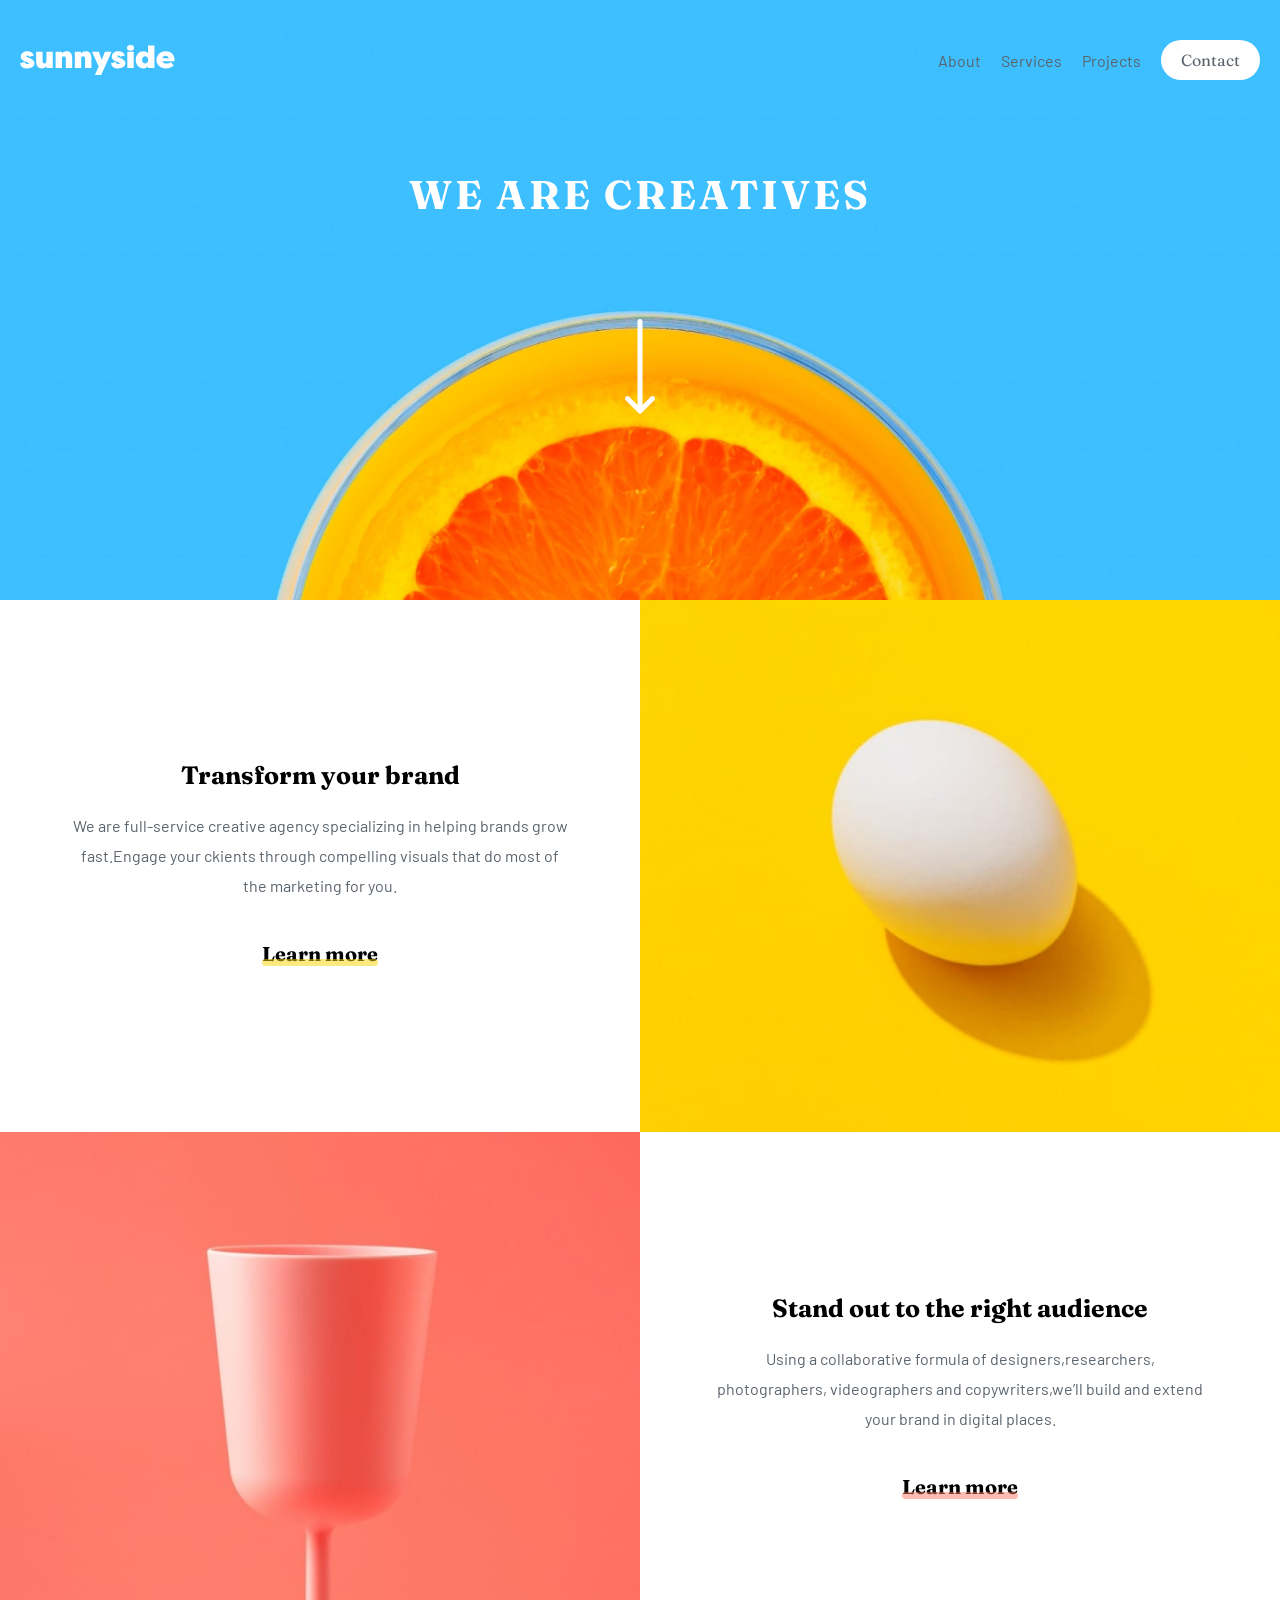
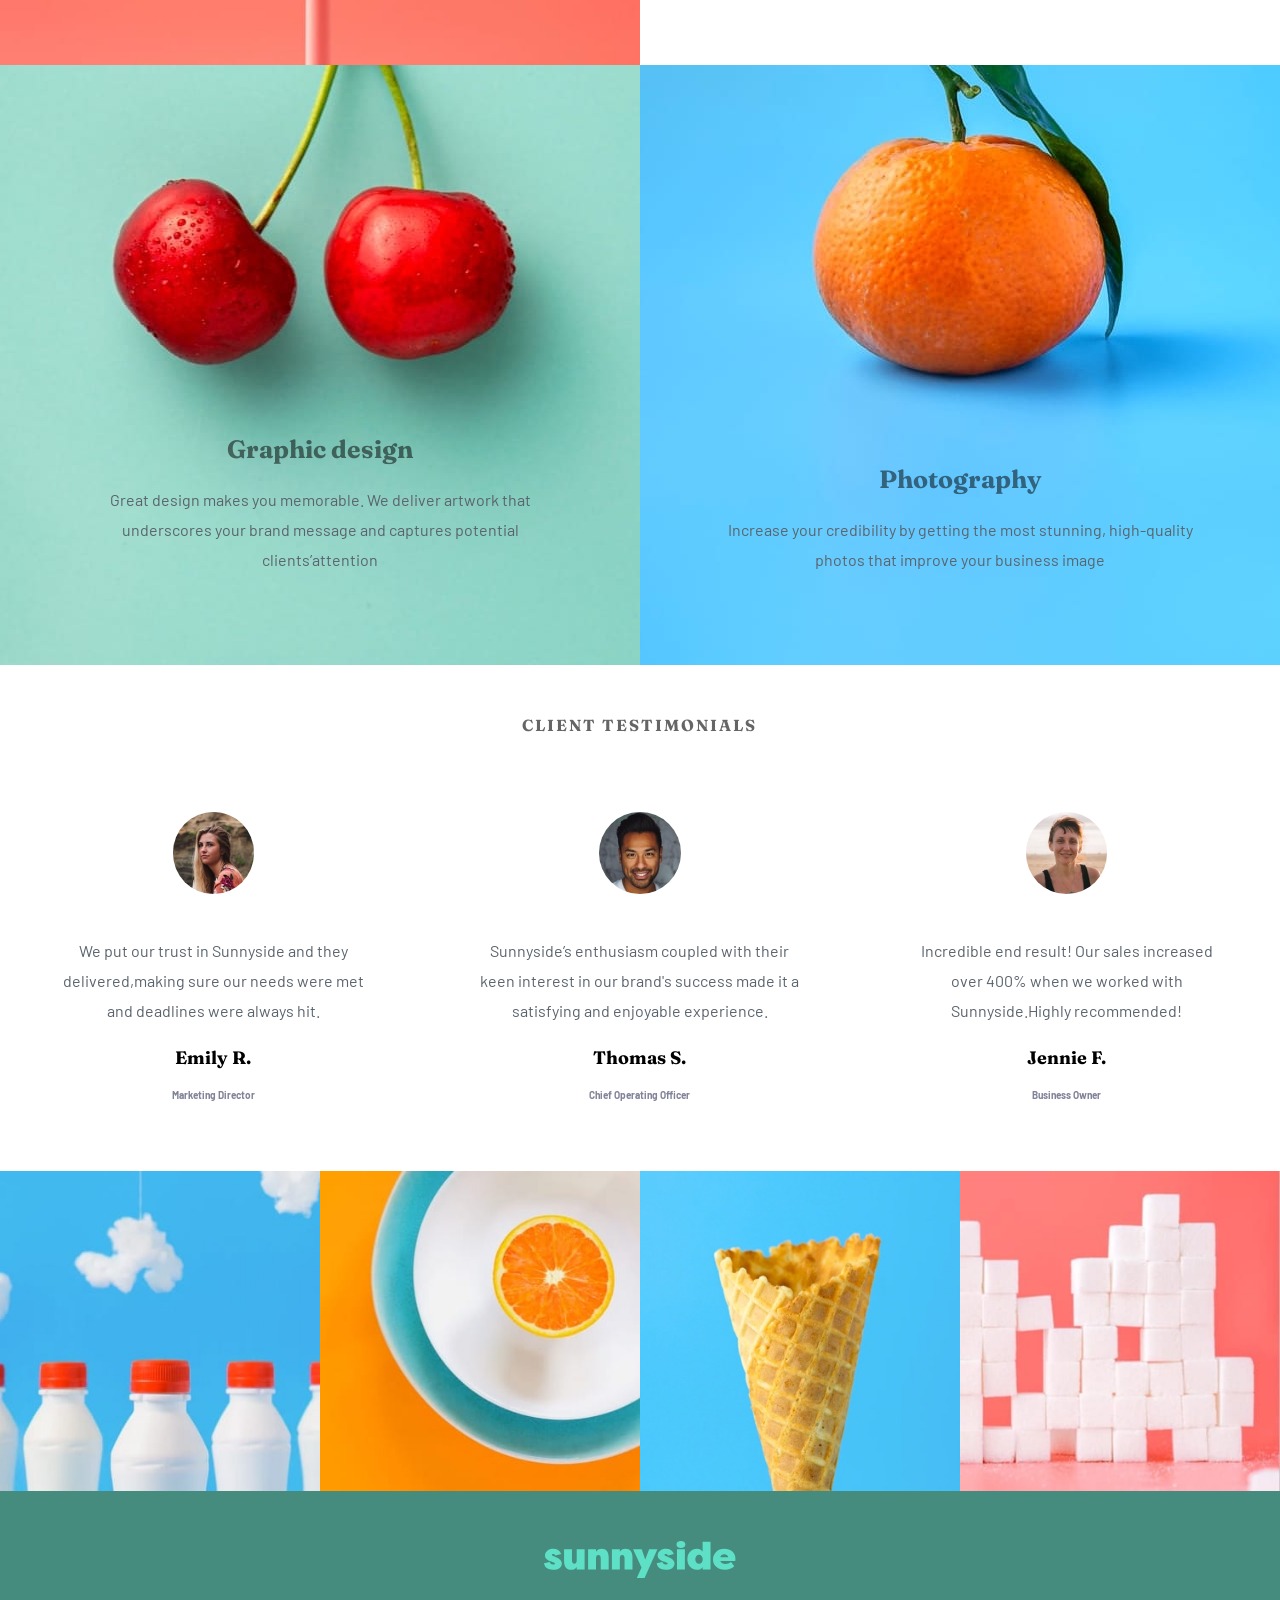
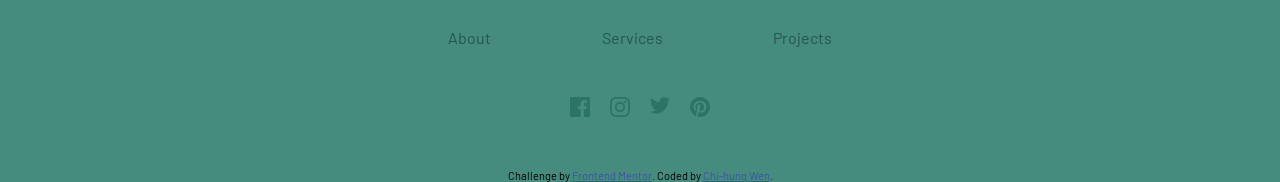
<file: index.html>
<!DOCTYPE html>
<html lang="en">
  <head>
    <meta charset="UTF-8" />
    <meta name="viewport" content="width=device-width, initial-scale=1.0" />
    <!-- displays site properly based on user's device -->

    <link
      rel="icon"
      type="image/png"
      sizes="32x32"
      href="./images/favicon-32x32.png"
    />

    <title>Frontend Mentor | Sunnyside agency landing page</title>
    <link rel="stylesheet" href="style.css" />
    <script defer src="script.js"></script>
    <link rel="preconnect" href="https://fonts.googleapis.com" />
    <link rel="preconnect" href="https://fonts.gstatic.com" crossorigin />
    <link
      href="https://fonts.googleapis.com/css2?family=Barlow:wght@600&family=Fraunces:wght@700;900&display=swap"
      rel="stylesheet"
    />

    <!-- Feel free to remove these styles or customise in your own stylesheet 👍 -->
  </head>
  <body>
    <main class="wrapper">
      <section class="landing">
        <header>
          <img class="logo-top" src="images/logo.svg" alt="logo" />
          <img
            class="toggle"
            data-toggle="false"
            src="images/icon-hamburger.svg"
            alt="icon-hamburger"
          />
          <nav class="navigation" data-expended="false">
            <ul class="navigation-list">
              <li><a href="#"> About</a></li>
              <li><a href="#">Services</a></li>
              <li><a href="#">Projects</a></li>
              <li class="navigation-list-contact"><a href="#">Contact</a></li>
            </ul>
          </nav>
        </header>
        <h1>We are creatives</h1>
        <img class="arrow" src="images/icon-arrow-down.svg" alt="arrow" />
      </section>
      <section class="transform">
        <img
          class="full-width"
          src="images/mobile/image-transform.jpg"
          alt="egg"
        />
        <div class="section-content">
          <h2>Transform your brand</h2>
          <p>
            We are full-service creative agency specializing in helping brands
            grow fast.Engage your ckients through compelling visuals that do
            most of the marketing for you.
          </p>
          <h3>Learn more</h3>
        </div>
      </section>
      <section class="stand-out">
        <img
          class="full-width"
          src="images/mobile/image-stand-out.jpg"
          alt="images"
        />
        <div class="section-content">
          <h2>Stand out to the right audience</h2>
          <p>
            Using a collaborative formula of designers,researchers,
            photographers, videographers and copywriters,we’ll build and extend
            your brand in digital places.
          </p>
          <h3>Learn more</h3>
        </div>
      </section>
      <div class="wrapper2">
        <section class="cherry">
          <div class="section-content">
            <h2>Graphic design</h2>
            <p>
              Great design makes you memorable. We deliver artwork that
              underscores your brand message and captures potential
              clients’attention
            </p>
          </div>
        </section>
        <section class="orange">
          <div class="section-content">
            <h2>Photography</h2>
            <p>
              Increase your credibility by getting the most stunning,
              high-quality photos that improve your business image
            </p>
          </div>
        </section>
      </div>

      <section class="client">
        <h3>client testimonials</h3>
        <div class="section-content">
          <img src="images/image-emily.jpg" alt="image-emily" />
          <p>
            We put our trust in Sunnyside and they delivered,making sure our
            needs were met and deadlines were always hit.
          </p>
          <h4>Emily R.</h4>
          <h5>Marketing Director</h5>
        </div>
        <div class="section-content">
          <img src="images/image-thomas.jpg" alt="image-thomas" />
          <p>
            Sunnyside’s enthusiasm coupled with their keen interest in our
            brand's success made it a satisfying and enjoyable experience.
          </p>
          <h4>Thomas S.</h4>
          <h5>Chief Operating Officer</h5>
        </div>
        <div class="section-content">
          <img src="images/image-jennie.jpg" alt="image-jennie" />
          <p>
            Incredible end result! Our sales increased over 400% when we worked
            with Sunnyside.Highly recommended!
          </p>
          <h4>Jennie F.</h4>
          <h5>Business Owner</h5>
        </div>
      </section>
      <section class="gallery">
        <img
          class="gallery-img"
          src="images/mobile/image-gallery-milkbottles.jpg"
          alt="milk"
        />
        <img
          class="gallery-img"
          src="images/mobile/image-gallery-orange.jpg"
          alt="orange"
        />
        <img
          class="gallery-img"
          src="images/mobile/image-gallery-cone.jpg"
          alt="cone"
        />
        <img
          class="gallery-img"
          src="images/mobile/image-gallery-sugar-cubes.jpg"
          alt="sugar"
        />
      </section>
      <footer>
        <div class="footer-content">
          <img class="logo" src="images/logo.svg" alt="logo" />
          <ul class="footer-nav-items">
            <li><a href="#">About</a></li>
            <li><a href="#">Services</a></li>
            <li><a href="#">Projects</a></li>
          </ul>
          <div class="footer-content-media">
            <a href="https://www.facebook.com/login/">
              <img src="images/icon-facebook.svg" alt="icon-facebook"
            /></a>
            <a href="https://www.instagram.com/"
              ><img src="images/icon-instagram.svg" alt="icon-instagram"
            /></a>
            <a href="https://twitter.com/i/flow/login">
              <img src="images/icon-twitter.svg" alt="icon-twitter"
            /></a>
            <a href="https://www.pinterest.ca/">
              <img src="images/icon-pinterest.svg" alt="icon-pinterest"
            /></a>
          </div>
        </div>
        <div class="attribution">
          Challenge by
          <a href="https://www.frontendmentor.io?ref=challenge" target="_blank"
            >Frontend Mentor</a
          >. Coded by <a href="#">Chi-hung Wen</a>.
        </div>
      </footer>
    </main>
  </body>
</html>
</file>
<file: style.css>
:root {
  /* ### Primary */
  --Soft-red: hsl(7, 99%, 70%);
  --Yellow-main: hsl(51, 100%, 49%);
  --Dark-desaturated: hsl(167, 40%, 24%);
  --Dark-blue-photography-text: hsl(198, 62%, 26%);
  --Dark-moderate-footer: hsl(168, 34%, 41%);
  /* secondary */
  --very-dark-desaturated-blue: hsl(212, 27%, 19%);
  --Very-dark-grayish-blue: hsl(213, 9%, 39%);
  --Dark-grayish-blue: hsl(232, 10%, 55%);
  --Grayish-blue: hsl(210, 4%, 67%);
  --White: hsl(0, 0%, 100%);
  /* setting */
  --title-family: "Fraunces", serif;
  --title-fontsize: 4rem;
  --letter-spacing: 3px;
  /* ------------------------ */
  --content-spacing: 3rem;
  --content-items-spacing: 2rem;
  --content-line-hight: 2rem;
}
/* ---------setting----------------- */

* {
  padding: 0;
  margin: 0;
  /* outline: 2px solid #f00 !important; */
}

*,
*::before,
*::after {
  box-sizing: border-box;
}

html {
  box-sizing: inherit;
  font-size: 62.5%;
  font-family: "Barlow", sans-serif;
}
/* body {
  width: 100vw;
} */
/* -------elements--------------- */
.full-width {
  width: 100%;
}

h1 {
  font-family: var(--title-family);
  color: white;
  font-size: var(--title-fontsize);
  text-align: center;
  text-transform: uppercase;
  letter-spacing: var(--letter-spacing);
}

h2 {
  font-family: var(--title-family);
  font-size: 2.5rem;
  line-height: 3.2rem;
  text-align: center;
  opacity: var(--opacity);
}

h3 {
  font-family: var(--title-family);
  font-size: 2rem;
  display: inline-block;
  opacity: var(--opacity);
}
h3::after {
  content: "";
  background-color: var(--color);
  opacity: 50%;
  height: 0.7rem;
  border-radius: 10rem;
  display: block;
  position: relative;
  top: -0.7rem;
}
h4 {
  font-family: var(--title-family);
  font-size: 1.8rem;
}
h5 {
  font-size: 1rem;
  color: var(--Dark-grayish-blue);
}

p {
  color: var(--Very-dark-grayish-blue);
  font-size: 1.6rem;
  line-height: var(--content-line-hight);
}

.section-content {
  padding: var(--content-spacing);
  width: fit-content;
  text-align: center;
}

.section-content > * {
  margin-block: var(--content-items-spacing);
}

/* ---------parts---------------------- */
.wrapper {
  background-color: var(--White);
  grid-template-columns: auto;
  margin-inline: auto;
  min-width: 0;
}
/* ----------navigation-------------------- */
.navigation {
  transition: all 400ms ease-out;
}

.navigation[data-expended="false"] {
  display: none;
}

.navigation[data-expended="true"] {
  display: flex;
  flex-direction: column;
  justify-content: center;
  align-items: center;
  border-radius: 2px;
  clip-path: polygon(
    0% 10%,
    13% 10%,
    41% 10%,
    85% 10%,
    100% 0,
    100% 10%,
    100% 85%,
    100% 100%,
    85% 100%,
    15% 100%,
    0 100%,
    0% 85%
  );
  position: absolute;
  top: 300%;
  left: 50%;
  transform: translate(-50%, -50%);
  background-color: var(--White);
  width: 90%;
  height: 25rem;
  /* transform: translateY(); */
}
.navigation-list {
  list-style-type: none;
}
.navigation-list li {
  margin-block: 2rem;
  text-align: center;
}

.navigation-list a {
  font-size: 1.6rem;
  text-decoration: none;
  color: var(--Very-dark-grayish-blue);
}
.navigation-list-contact {
  background-color: var(--Yellow-main);
  padding: 1rem;
  color: black;
  padding-inline: 2rem;
  border-radius: 10rem;
  font-family: var(--title-family);
}

/* ---------landing page---------------- */
.landing,
.cherry,
.orange {
  background-position: center;
  background-repeat: no-repeat;
  background-size: cover;
  min-height: 60rem;
}

.landing {
  background-image: url(images/mobile/image-header.jpg);
  background-position: center;
  background-repeat: no-repeat;
  background-size: cover;
  display: flex;
  flex-direction: column;
}
.landing > *:not(:nth-child(1)) {
  margin-block: 5rem;
  align-self: center;
}

header {
  /* background-color: chocolate; */
  display: flex;
  position: relative;
  justify-content: space-between;
  padding-inline: 2rem;
  padding-block: 2rem;
}
.arrow {
  width: 3rem;
}

/* --------pages------------------------ */
.transform {
  --color: var(--Yellow-main);
}
.stand-out {
  --color: var(--Soft-red);
}
.cherry,
.orange {
  --opacity: 50%;
  display: flex;
  flex-direction: column;
  justify-content: flex-end;
}

.orange {
  background-image: url(images/mobile/image-photography.jpg);
}
.cherry {
  background-image: url(images/mobile/image-graphic-design.jpg);
}
/* ----------Client pages--------------------- */
.client {
  --opacity: 60%;
  text-align: center;
}
.client h3 {
  text-transform: uppercase;
  letter-spacing: 2px;
  font-size: 1.6rem;
  margin-block-start: 5rem;
}

.client img {
  border-radius: 10rem;
  width: 25%;
}

/* * ------------------------------ */

.gallery {
  display: grid;
  grid-template-columns: 1fr 1fr;
}
.gallery-img {
  width: 100%;
  object-fit: cover;
}
/* ---------------footer-------------- */
footer {
  background-color: var(--Dark-moderate-footer);
  display: flex;
  flex-direction: column;
  justify-content: center;
}
.footer-content {
  width: 80%;
  margin-inline: auto;
  margin-block: 5rem;
  display: flex;
  flex-direction: column;
  justify-content: center;
  gap: 5rem;
}
.logo {
  width: 50%;
  align-self: center;
  filter: invert(27%) sepia(62%) saturate(323%) hue-rotate(116deg)
    brightness(94%) contrast(96%);
}

.footer-nav-items {
  display: flex;
  justify-content: space-between;
  list-style: none;
}

.footer-nav-items a {
  font-size: 1.6rem;
  text-decoration: none;
  color: var(--Dark-desaturated);
}
.footer-content-media {
  display: inline-flex;
  justify-content: center;
  gap: 2rem;
}

.attribution {
  font-size: 1.1rem;
  text-align: center;
}
.attribution a {
  color: hsl(228, 45%, 44%);
}

@media only screen and (min-width: 768px) {
  .section-content {
    --content-spacing: 7rem;
    --content-line-hight: 3rem;
    align-self: center;
  }
  /* ----------------------------------- */
  .toggle {
    display: none;
  }
  .navigation[data-expended="false"] {
    display: flex;
    flex-direction: row;
  }
  .navigation-list {
    display: flex;
    flex-direction: row;
    gap: 2rem;
    justify-content: center;
    align-items: center;
  }
  .navigation-list-contact {
    background-color: white;
  }
  .logo-top {
    align-self: center;
    height: 3rem;
  }

  .landing {
    background-image: url(images/desktop/image-header.jpg);
  }
  .orange {
    background-image: url(images/desktop/image-photography.jpg);
  }
  .cherry {
    background-image: url(images/desktop/image-graphic-design.jpg);
  }
  .transform,
  .stand-out {
    display: grid;
    grid-template-columns: 1fr 1fr;
  }
  .transform img {
    order: 2;
  }
  .stand-out img,
  .transform img {
    object-fit: cover;
    min-height: 100%;
  }
  .wrapper2 {
    display: grid;
    grid-template-columns: 1fr 1fr;
  }
  .client {
    display: grid;
    grid-template-columns: 1fr 1fr 1fr;
    grid-row: 1fr 1fr;
  }
  .client h3 {
    grid-column: 1 / span 3;
  }
  .client .section-content {
    padding: 5rem;
  }
  .gallery {
    display: grid;
    grid-template-columns: repeat(4, 1fr);
  }
  .footer-content {
    width: 30%;
  }
}
</file>
